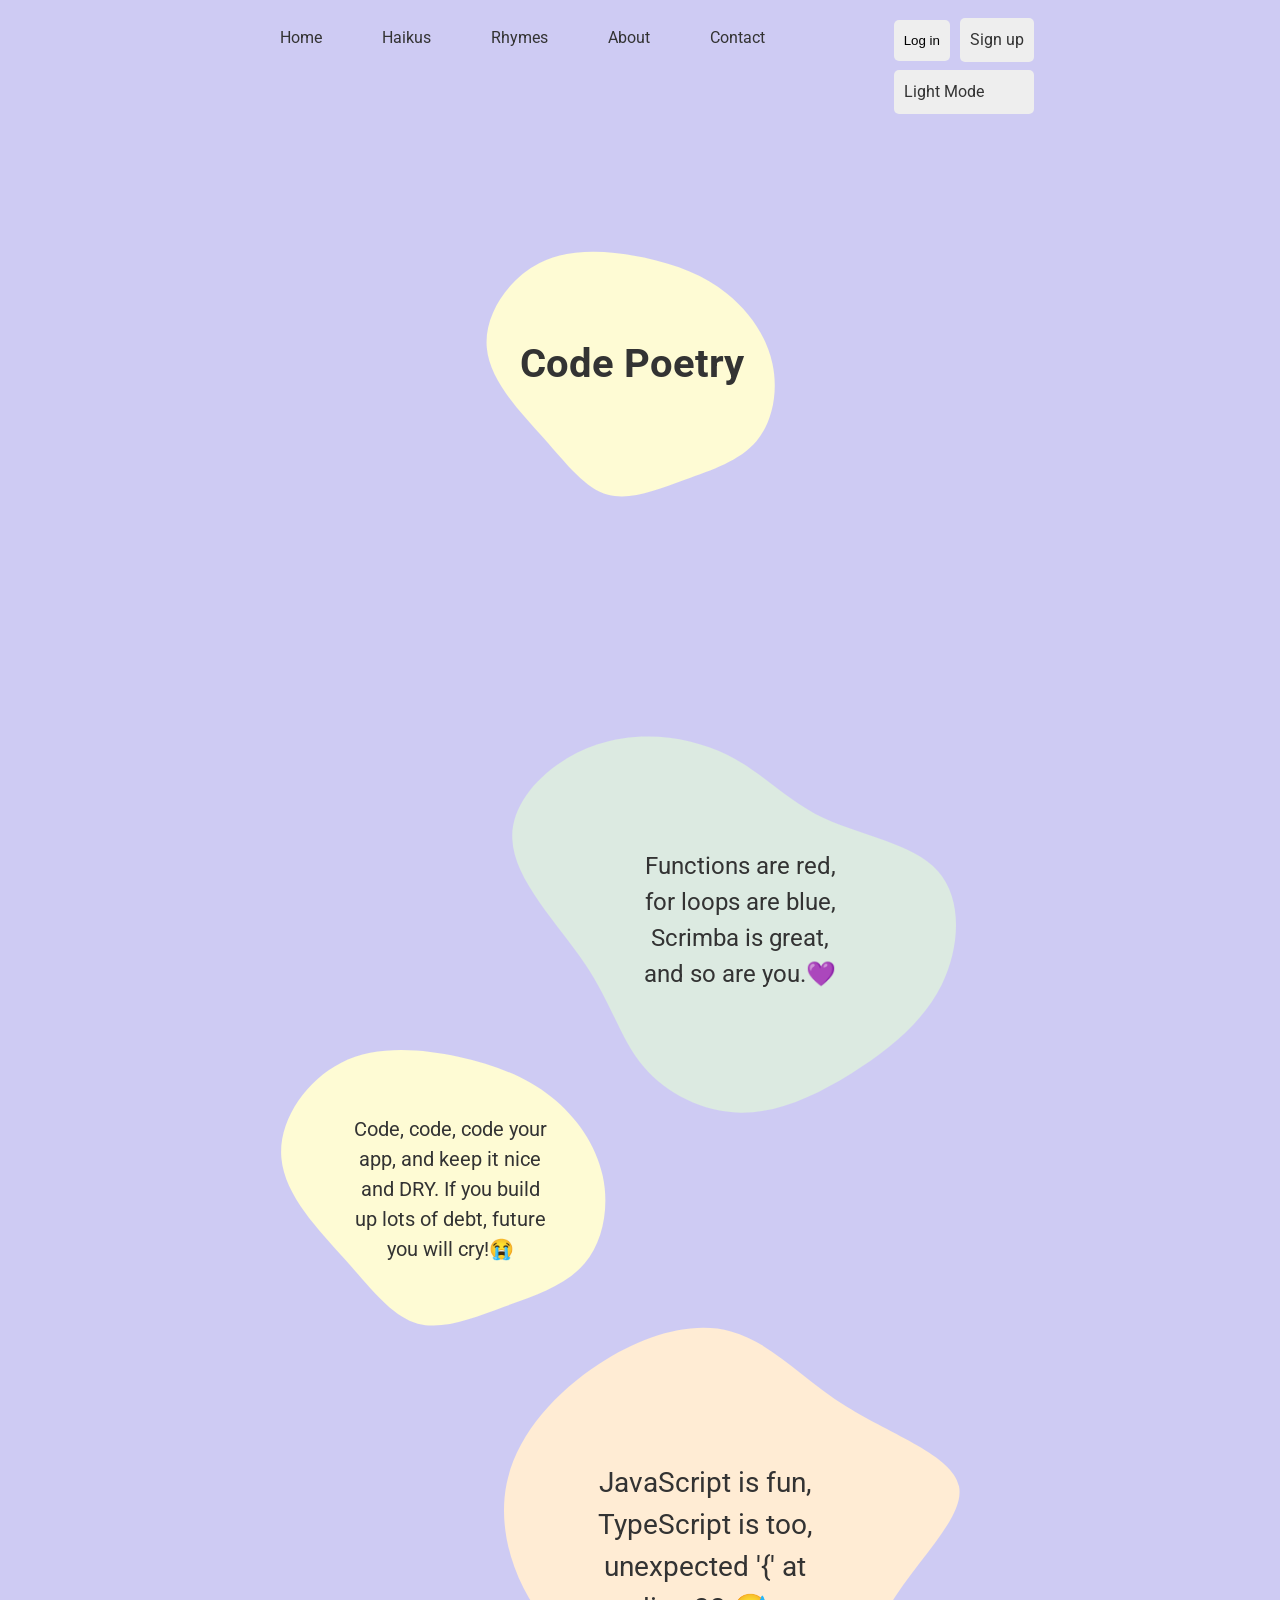
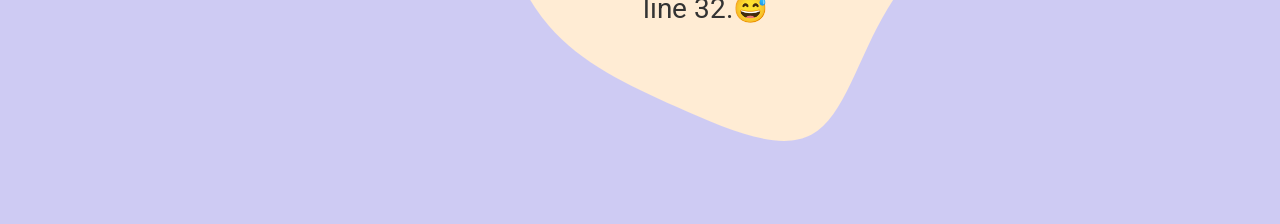
<file: code-poetry/index.html>
<html>
    <head>
        <link rel="preconnect" href="https://fonts.googleapis.com">
        <link rel="preconnect" href="https://fonts.gstatic.com" crossorigin>
        <link href="https://fonts.googleapis.com/css2?family=Roboto:ital,wght@0,100;0,300;0,400;0,500;0,700;0,900;1,100;1,300;1,400;1,500;1,700;1,900&display=swap" rel="stylesheet">
        <link rel="stylesheet" href="index.css">
    </head>
    <body>
        <nav>
            <a class="skip-nav-link" href="#main">Skip to main content</a>
            <ul class="nav-items">
                <li><a href="#">Home</a></li>
                <li><a href="#">Haikus</a></li>
                <li><a href="#">Rhymes</a></li>
                <li><a href="#">About</a></li>
                <li><a href="#">Contact</a></li>
            </ul>
            <div>
                <button class="auth-button">Log in</button>
                <div class="auth-button">Sign up</div>
                <div id="toggleTheme" onclick="toggleTheme()" role="switch" aria-checked="false">Light Mode</div>
            </div>
        </nav>
        <main id="main">
            <section class="hero-section">
                <svg class="blob" viewBox="0 0 200 200" xmlns="http://www.w3.org/2000/svg">
                    <path fill="#FEFBD4" d="M38.4,-45.3C49.6,-36.4,58.2,-24.1,61.2,-10.3C64.2,3.4,61.5,18.7,53.2,28.6C44.9,38.4,31.1,42.9,17.4,47.9C3.8,52.9,-9.8,58.4,-21,55.4C-32.2,52.3,-41.2,40.6,-53.1,27.1C-65.1,13.7,-80.1,-1.5,-81.6,-18.1C-83.1,-34.6,-71,-52.4,-55.2,-60.5C-39.3,-68.5,-19.7,-66.7,-3,-63.2C13.6,-59.6,27.3,-54.2,38.4,-45.3Z" transform="translate(100 100)" />
                </svg>
                <h1>Code Poetry</h1>
            </section>
            <section class="poem-section" id="main">
                <svg class="blob-1" viewBox="0 0 200 200" xmlns="http://www.w3.org/2000/svg">
                    <path fill="#DCEAE1" d="M27.9,-35.3C40.4,-29.4,57.7,-26.9,66,-17.6C74.2,-8.4,73.4,7.6,67.2,20.3C60.9,32.9,49.2,42.3,37.1,49.8C25,57.3,12.5,63.1,0.1,62.9C-12.2,62.7,-24.5,56.6,-32.1,47.6C-39.7,38.7,-42.7,26.7,-51.6,13.4C-60.5,0.1,-75.4,-14.6,-75.9,-28.3C-76.5,-42,-62.7,-54.7,-47.7,-59.8C-32.6,-64.9,-16.3,-62.3,-4.3,-56.4C7.7,-50.5,15.4,-41.2,27.9,-35.3Z" transform="translate(100 100)" />
                </svg>
            <p class="poem-1">Functions are red, for loops are blue, Scrimba is great, and so are you.💜</p>
                <svg class="blob-2" viewBox="0 0 200 200" xmlns="http://www.w3.org/2000/svg">
                    <path fill="#FEFBD4" d="M38.4,-45.3C49.6,-36.4,58.2,-24.1,61.2,-10.3C64.2,3.4,61.5,18.7,53.2,28.6C44.9,38.4,31.1,42.9,17.4,47.9C3.8,52.9,-9.8,58.4,-21,55.4C-32.2,52.3,-41.2,40.6,-53.1,27.1C-65.1,13.7,-80.1,-1.5,-81.6,-18.1C-83.1,-34.6,-71,-52.4,-55.2,-60.5C-39.3,-68.5,-19.7,-66.7,-3,-63.2C13.6,-59.6,27.3,-54.2,38.4,-45.3Z" transform="translate(100 100)" />
                </svg>
            <p class="poem-2">Code, code, code your app, and keep it nice and DRY. If you build up lots of debt, future you will cry!😭</p>
                <svg class="blob-3" viewBox="0 0 200 200" xmlns="http://www.w3.org/2000/svg">
                    <path fill="#FFECD4" d="M35.6,-39.1C50.7,-29.7,70.8,-22.9,73,-12.6C75.1,-2.3,59.3,11.4,49.3,28.1C39.2,44.7,34.9,64.2,23.9,70.2C13,76.1,-4.5,68.4,-21,61C-37.5,53.6,-52.9,46.5,-63.8,33.8C-74.7,21.2,-81.1,2.9,-77.8,-13.4C-74.5,-29.6,-61.6,-43.8,-47,-53.3C-32.4,-62.9,-16.2,-67.8,-3,-64.2C10.2,-60.7,20.4,-48.6,35.6,-39.1Z" transform="translate(100 100)" />
                </svg>
            <p class="poem-3">JavaScript is fun, TypeScript is too, unexpected '{' at line 32.😅</p>
            </section>
        </main>
        <script src="index.js"></script>
    </body>
</html>
</file>
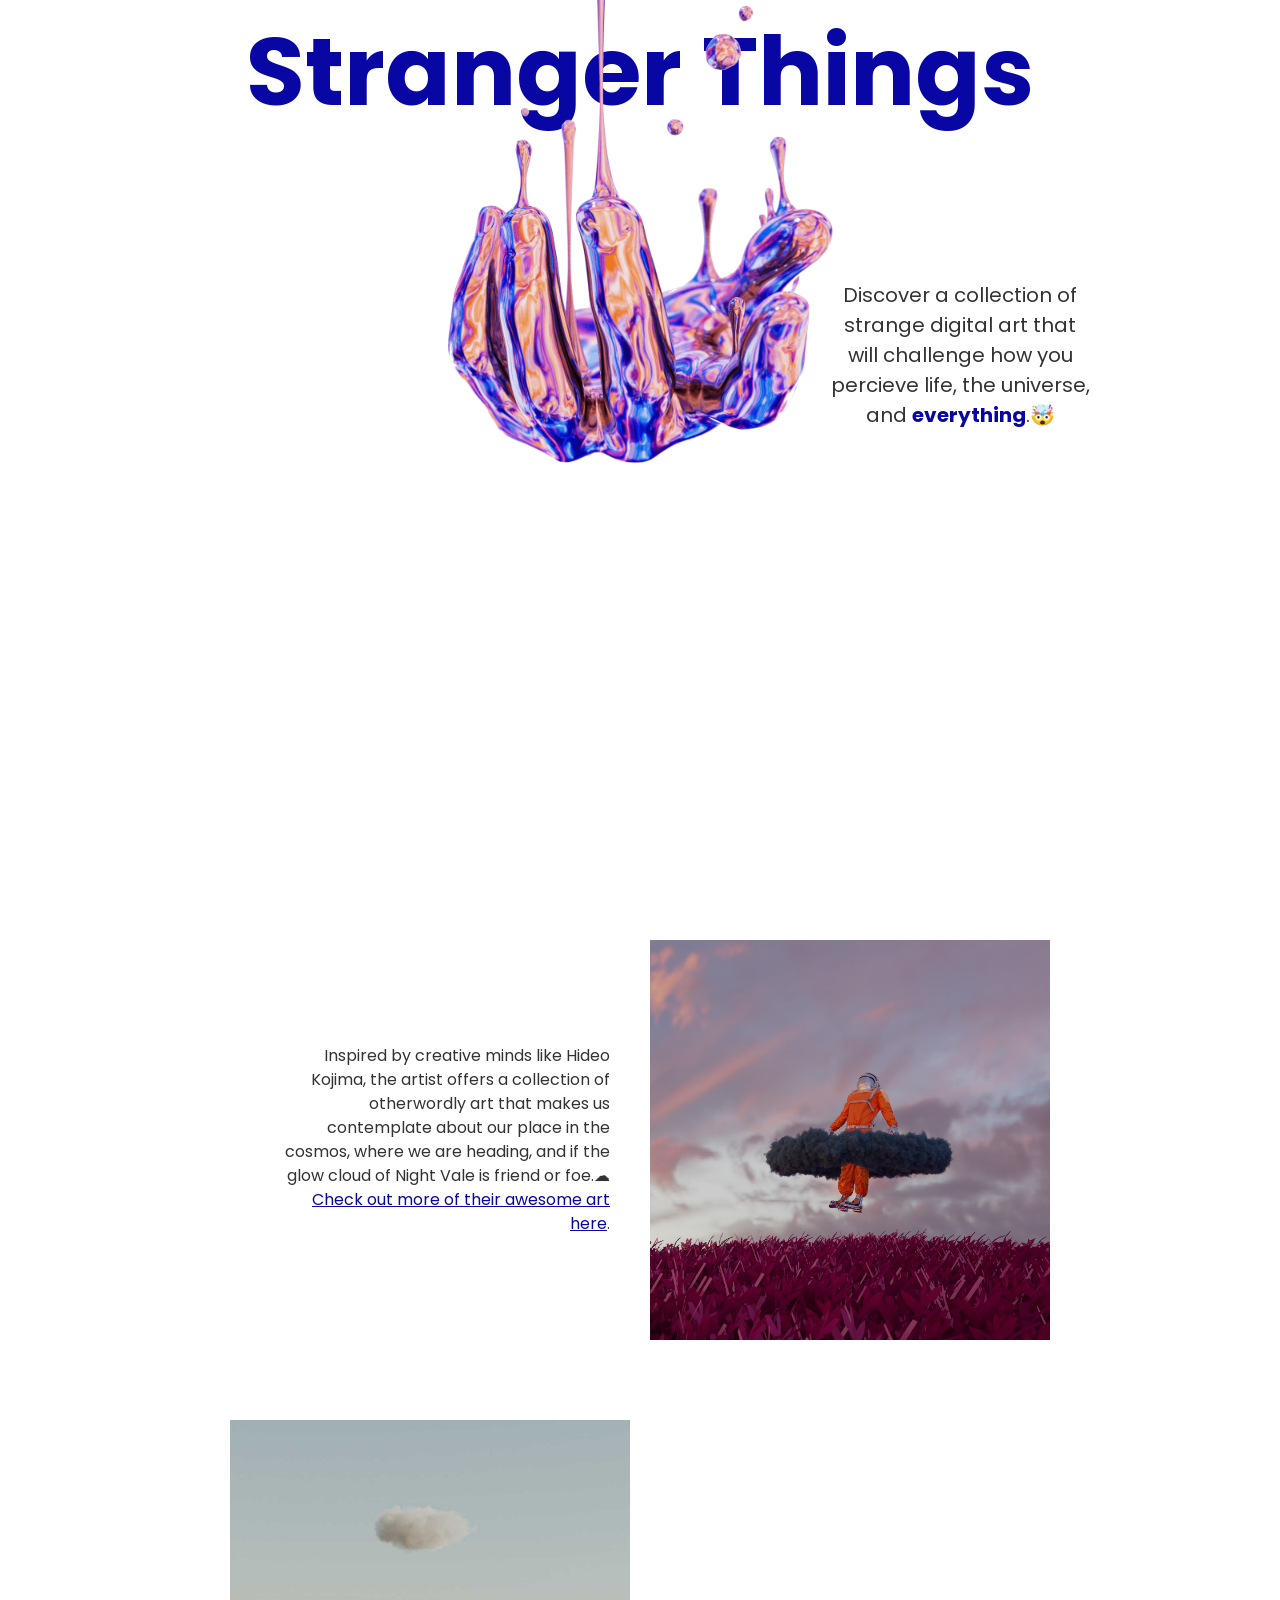
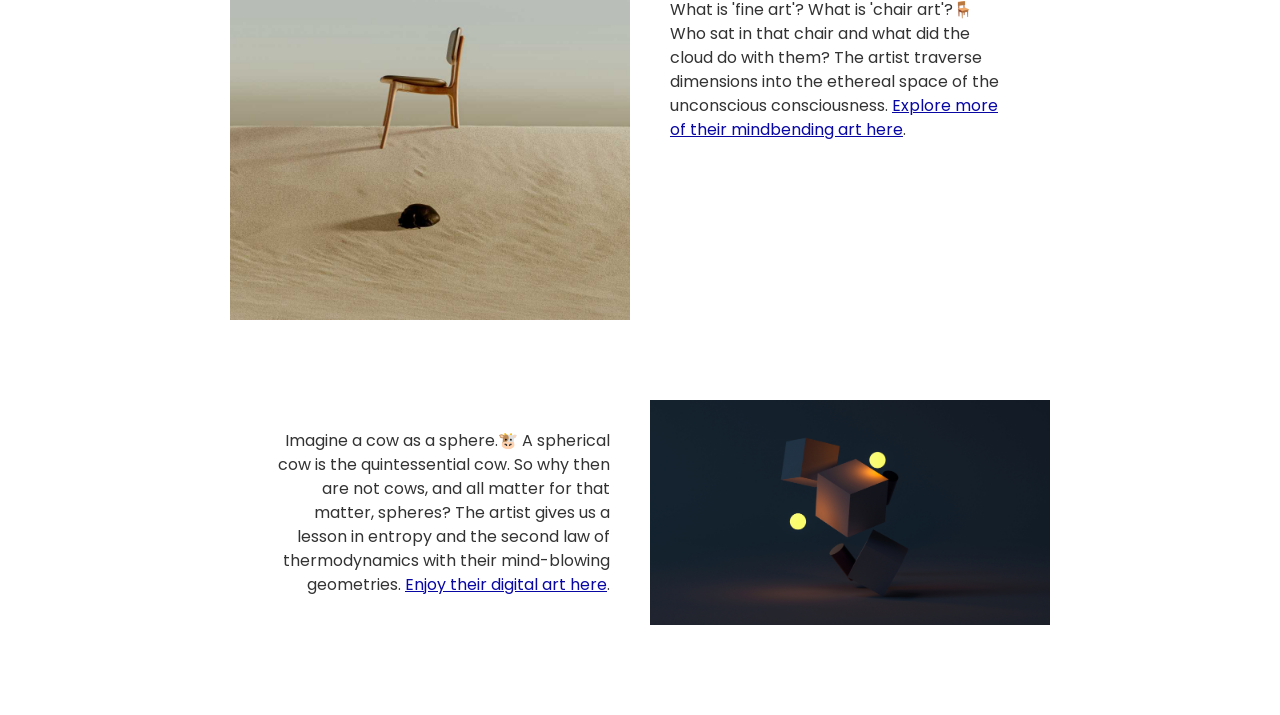
<file: stranger-things/index.html>
<html>
    <head>
        <link href="https://fonts.googleapis.com/css2?family=Poppins:wght@100;200;300;400;500;600;700;800;900&display=swap" rel="stylesheet">
        <link rel="stylesheet" href="index.css">
    </head>
    <body>
        <main>
            <section class="hero-section">
                <h1 class="hero-heading">Stranger Things</h1>
                <p class="hero-text">Discover a collection of strange digital art that will challenge how you percieve life, the universe, and <strong>everything</strong>.🤯</p>
                <img class="hero-image" src="images/hand.png" />
            </section>
            <section class="astronaut-section">
                <p>Inspired by creative minds like Hideo Kojima, the artist offers a collection of otherwordly art that makes us contemplate about our place in the cosmos, where we are heading, and if the glow cloud of Night Vale is friend or foe.☁ <a href="https://unsplash.com/@shaarannnnn" target="_blank">Check out more of their awesome art here</a>.</p>
                <img class="image image-1" src="images/astronaut.jpg" />
            </section>
            <section class="chair-section">
                <p>What is 'fine art'? What is 'chair art'?🪑 Who sat in that chair and what did the cloud do with them? The artist traverse dimensions into the ethereal space of the unconscious consciousness. <a href="https://unsplash.com/@eduardgross" target="_blank">Explore more of their mindbending art here</a>.</p>
                <img class="image image-2" src="images/chair.jpg" />
            </section>
            <section class="cubes-section">
                <p>Imagine a cow as a sphere.🐮 A spherical cow is the quintessential cow. So why then are not cows, and all matter for that matter, spheres? The artist gives us a lesson in entropy and the second law of thermodynamics with their mind-blowing geometries. <a href="https://unsplash.com/es/@sebastiansvenson" target="_blank">Enjoy their digital art here</a>.</p>
                <img class="image image-3" src="images/cubes.jpg" />
            </section>
        </main>
    </body>
</html>
</file>
<file: code-poetry/index.css>
html, body {
    margin: 0;
    padding: 0;
    color: #333333;
    line-height: 1.5;
    font-family: 'Roboto', sans-serif;
}
body {
    background-color: #cecbf3;
}
a {
    text-decoration: none;
    color: #333333;
    padding: 0;
    height: fit-content;
}
nav {
    display: flex;
    justify-content: space-between;
    padding: 10px;
    margin: 0 auto;
    width: 800px;
}
.nav-items {
    list-style: none;
    display: flex;
    gap: 60px;
}
main {
    margin: 0 auto;
    text-align: center;
    width: 800px;
}

/* Main Content */
.blob {
    width: 400px;
}
.hero-section {
    position: relative;
    height: 500px;
}
.hero-section h1, .hero-section svg {
    position: absolute;
}
.hero-section svg {
    position: absolute;
    left: 210px;
    top: 60px;
}
.hero-section h1 {
    margin: 0;
    font-size: 40px;
    position: absolute;
    left: 280px;
    top: 210px;
}

/* Poems */
.poem-section {
    position: relative;
}
.blob-1 {
    width: 600px;
    position: absolute;
    right: 0;
    top: 0;
}
.blob-2 {
    width: 450px;
    position: absolute;
    left: 0;
    top: 350px;
}
.blob-3 {
    width: 600px;
    position: absolute;
    right: 0;
    top: 600px;
}
.poem-1 {
    width: 200px;
    font-size: 24px;
    position: absolute;
    right: 200px;
    top: 200px;
}
.poem-2 {
    width: 200px;
    font-size: 20px;
    position: absolute;
    left: 110px;
    top: 470px;
}
.poem-3 {
    width: 250px;
    font-size: 28px;
    position: absolute;
    left: 340px;
    top: 810px;
}

/* Code for Skip Navigation Link goes here */
.skip-nav-link {
    border: 2px solid #333333;
    padding: 8px 20px 8px 40px;
    border-radius: 40px;
    position: absolute;
    left: -240px;
    top: 80px;
    transition: 1s;
}
.skip-nav-link:focus {
    left: -20px;
    transition: 3s;
}

.auth-button {
    display: inline-block;
    margin-top: 8px;
    height: fit-content;
    padding: 10px;
    border: none;
    border-radius: 5px;
    cursor: pointer;
    background-color: #eee;
    margin-right: 6px;
}
.auth-button:first-child {
    padding: 13px 10px;
}

/* Code for toggle light/dark mode goes here */
body {
    background-color: #cecbf3; /* Default Light Mode */
}
.dark-mode {
    background-color: #444; /* Dark Mode */
}
.dark-mode nav a {
    color: #eee;
}
#toggleTheme {
    margin-top: 8px;
    height: fit-content;
    padding: 10px;
    border: none;
    border-radius: 5px;
    cursor: pointer;
    background-color: #eee;
    margin-right: 6px;
}
</file>
<file: stranger-things/index.css>
html, body {
    margin: 0;
    padding: 0;
    font-family: 'Poppins', sans-serif;
}
main {
    width: 900px;
    margin: 0 auto 50px;
    line-height: 1.5;
    color: #333333;
}
strong {
    color: #0907a4;
}
a {
    color: #0907a4;
    text-decoration: underline;
    text-decoration-color: #0907a4;
}

/* Hero Section */
.hero-section {
    text-align: center;
    position: relative;
    height: 100vh;
}
.hero-heading {
    font-size: 96px;
    color: #0907a4;
}
.hero-text {
    font-size: 20px;
    color: #333333;
    position: absolute;
    width: 260px;
    right: 0;
    top: 260px;
}
.hero-image {
    width: 400px;
    z-index: 10;
    position: absolute;
    left: 250px;
    top: -50px;
}

/* Main Content */
.astronaut-section, .chair-section, .cubes-section {
    display: flex;
    justify-content: flex-end;
    align-items: center;
}
.astronaut-section p, .chair-section p, .cubes-section p {
    width: 340px;
}
.astronaut-section p, .cubes-section p {
    text-align: right;
}
.chair-section {
    flex-direction: row-reverse;
}
.image {
    width: 400px;
    padding: 40px;
}

/* 
Challenge: Update our links so that they meet the following requirements:
1. They can be identified as links by more than just color.
2. The link text is not ambiguous, as in the links make sense out of context.
*/
</file>
